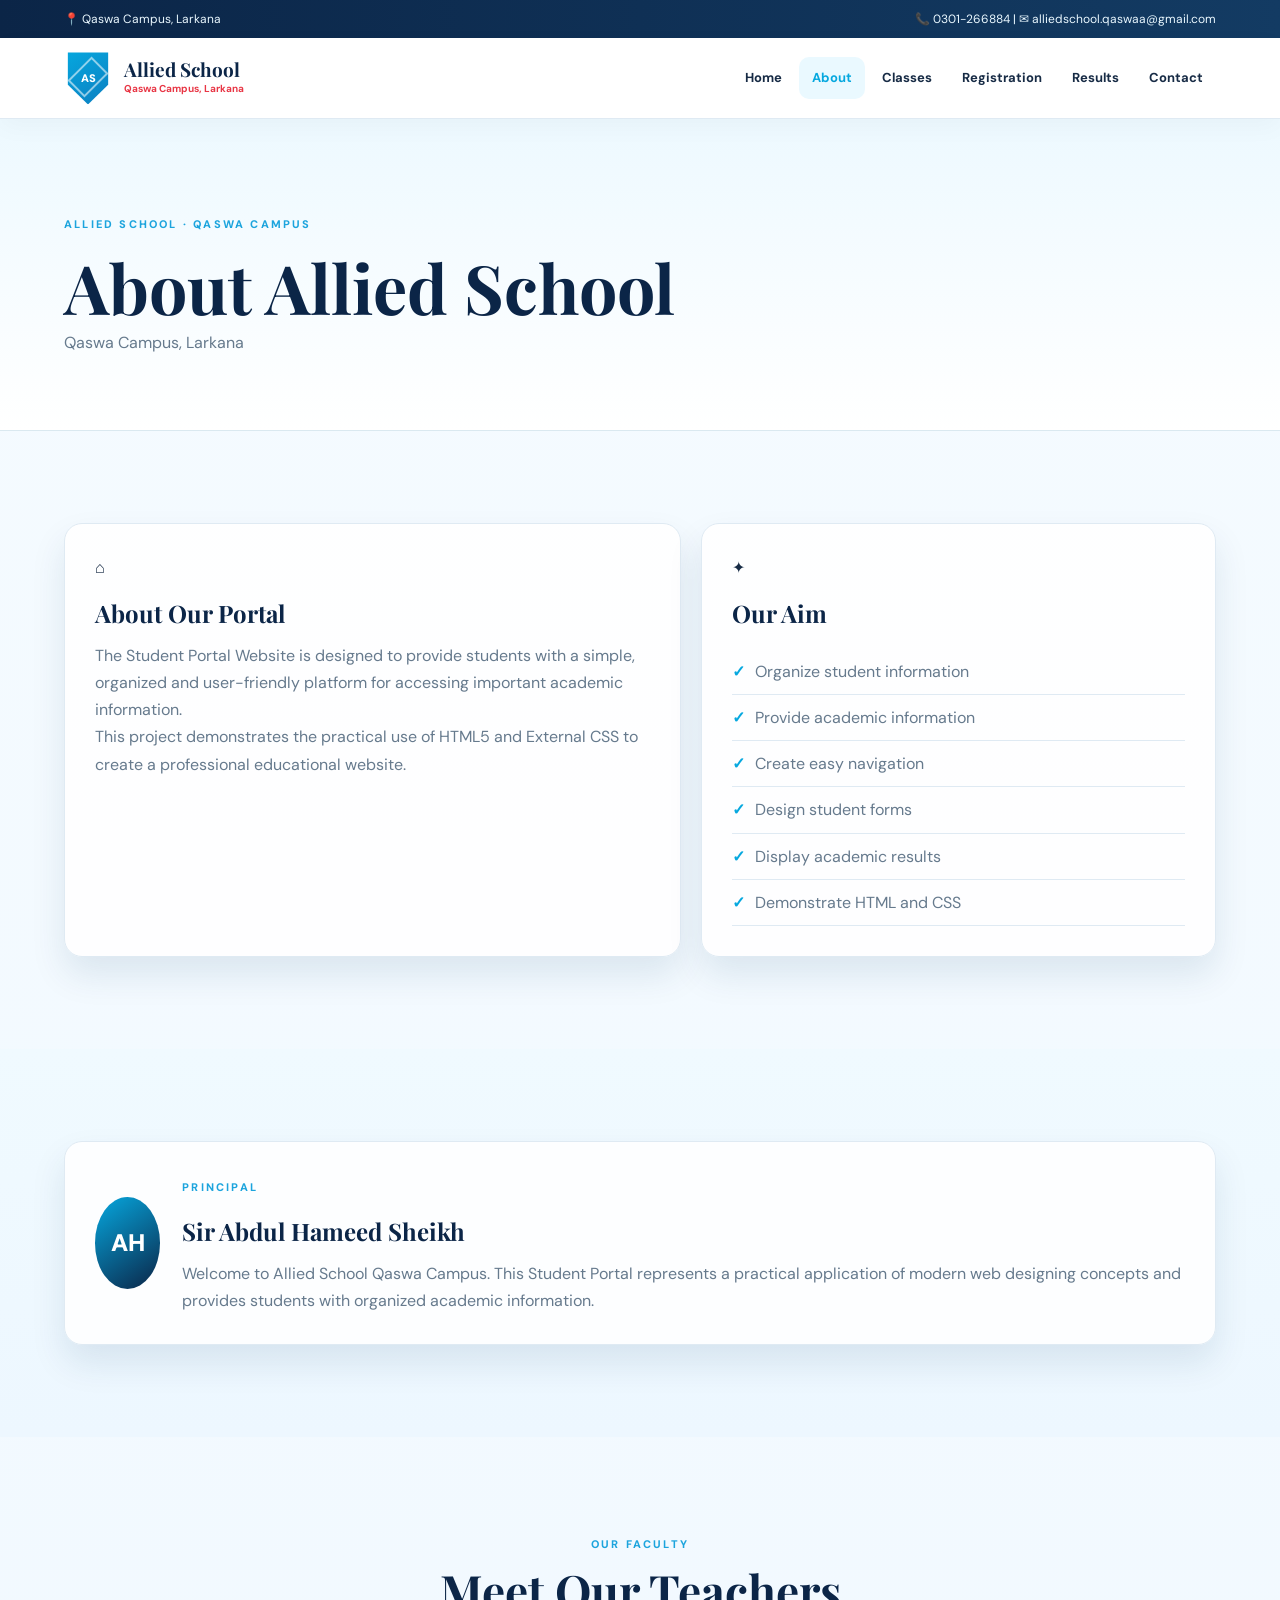
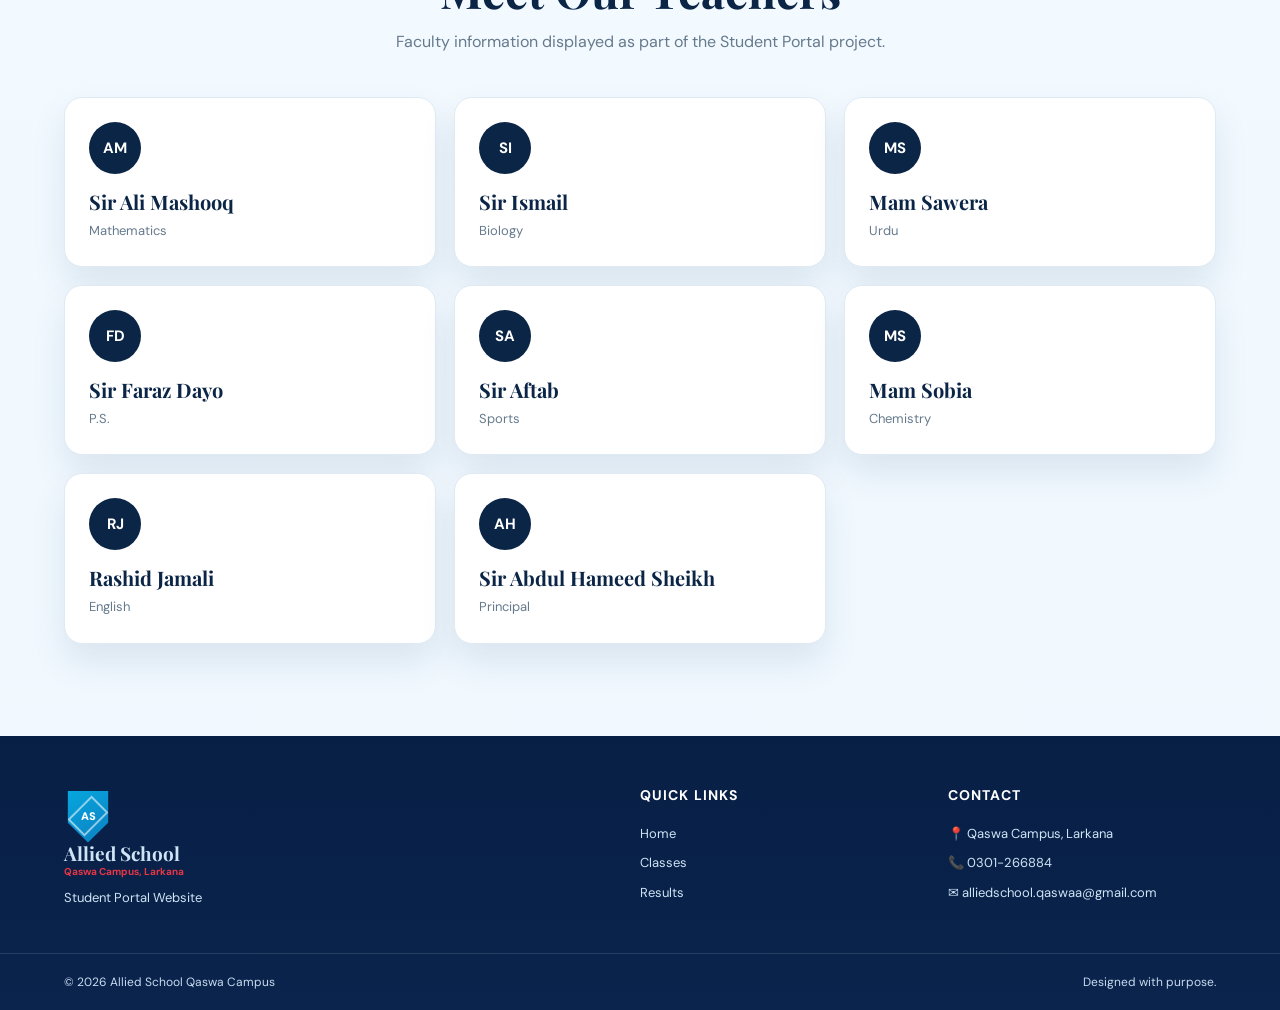
<file: about.html>
<!doctype html>
<html lang="en"><head><meta charset="UTF-8"><meta name="viewport" content="width=device-width,initial-scale=1"><title>About | Allied School Qaswa Campus</title><link rel="stylesheet" href="style.css"></head><body>
<div class="topbar"><div class="wrap topbar-inner"><span>📍 Qaswa Campus, Larkana</span><span>📞 0301-266884 | ✉ alliedschool.qaswaa@gmail.com</span></div></div>
<header class="site-header"><nav class="nav wrap"><a class="brand" href="index.html"><span class="mini-logo"><span>AS</span></span><span><b>Allied School</b><small>Qaswa Campus, Larkana</small></span></a><button class="menu" aria-label="Toggle navigation">☰</button><ul class="nav-links"><li><a href="index.html">Home</a></li><li><a class="active" href="about.html">About</a></li><li><a href="courses.html">Classes</a></li><li><a href="registration.html">Registration</a></li><li><a href="results.html">Results</a></li><li><a href="contact.html">Contact</a></li></ul></nav></header>
<main><section class="page-hero"><div class="wrap reveal"><span class="eyebrow blue">ALLIED SCHOOL · QASWA CAMPUS</span><h1>About Allied School</h1><p>Qaswa Campus, Larkana</p></div></section>
<section class="section"><div class="wrap about-grid"><article class="info-card reveal"><span class="icon">⌂</span><h2>About Our Portal</h2><p>The Student Portal Website is designed to provide students with a simple, organized and user-friendly platform for accessing important academic information.</p><p>This project demonstrates the practical use of HTML5 and External CSS to create a professional educational website.</p></article><article class="info-card reveal delay-1"><span class="icon">✦</span><h2>Our Aim</h2><ul class="check-list"><li>Organize student information</li><li>Provide academic information</li><li>Create easy navigation</li><li>Design student forms</li><li>Display academic results</li><li>Demonstrate HTML and CSS</li></ul></article></div></section>
<section class="section pale"><div class="wrap"><div class="principal-card reveal"><div class="principal-avatar">AH</div><div><span class="eyebrow blue">PRINCIPAL</span><h2>Sir Abdul Hameed Sheikh</h2><p>Welcome to Allied School Qaswa Campus. This Student Portal represents a practical application of modern web designing concepts and provides students with organized academic information.</p></div></div></div></section>
<section class="section"><div class="wrap"><div class="section-head"><span class="eyebrow blue">OUR FACULTY</span><h2>Meet Our Teachers</h2><p>Faculty information displayed as part of the Student Portal project.</p></div><div class="teacher-grid"><div class="teacher"><b>AM</b><h3>Sir Ali Mashooq</h3><p>Mathematics</p></div><div class="teacher"><b>SI</b><h3>Sir Ismail</h3><p>Biology</p></div><div class="teacher"><b>MS</b><h3>Mam Sawera</h3><p>Urdu</p></div><div class="teacher"><b>FD</b><h3>Sir Faraz Dayo</h3><p>P.S.</p></div><div class="teacher"><b>SA</b><h3>Sir Aftab</h3><p>Sports</p></div><div class="teacher"><b>MS</b><h3>Mam Sobia</h3><p>Chemistry</p></div><div class="teacher"><b>RJ</b><h3>Rashid Jamali</h3><p>English</p></div><div class="teacher"><b>AH</b><h3>Sir Abdul Hameed Sheikh</h3><p>Principal</p></div></div></div></section></main>
<footer><div class="wrap footer-grid"><div><a class="brand footer-brand" href="index.html"><span class="mini-logo"><span>AS</span></span><span><b>Allied School</b><small>Qaswa Campus, Larkana</small></span></a><p>Student Portal Website</p></div><div><h3>Quick links</h3><a href="index.html">Home</a><a href="courses.html">Classes</a><a href="results.html">Results</a></div><div><h3>Contact</h3><p>📍 Qaswa Campus, Larkana</p><p>📞 0301-266884</p><p>✉ alliedschool.qaswaa@gmail.com</p></div></div><div class="footer-bottom">© 2026 Allied School Qaswa Campus <span>Designed with purpose.</span></div></footer><script src="script.js"></script></body></html>
</file>
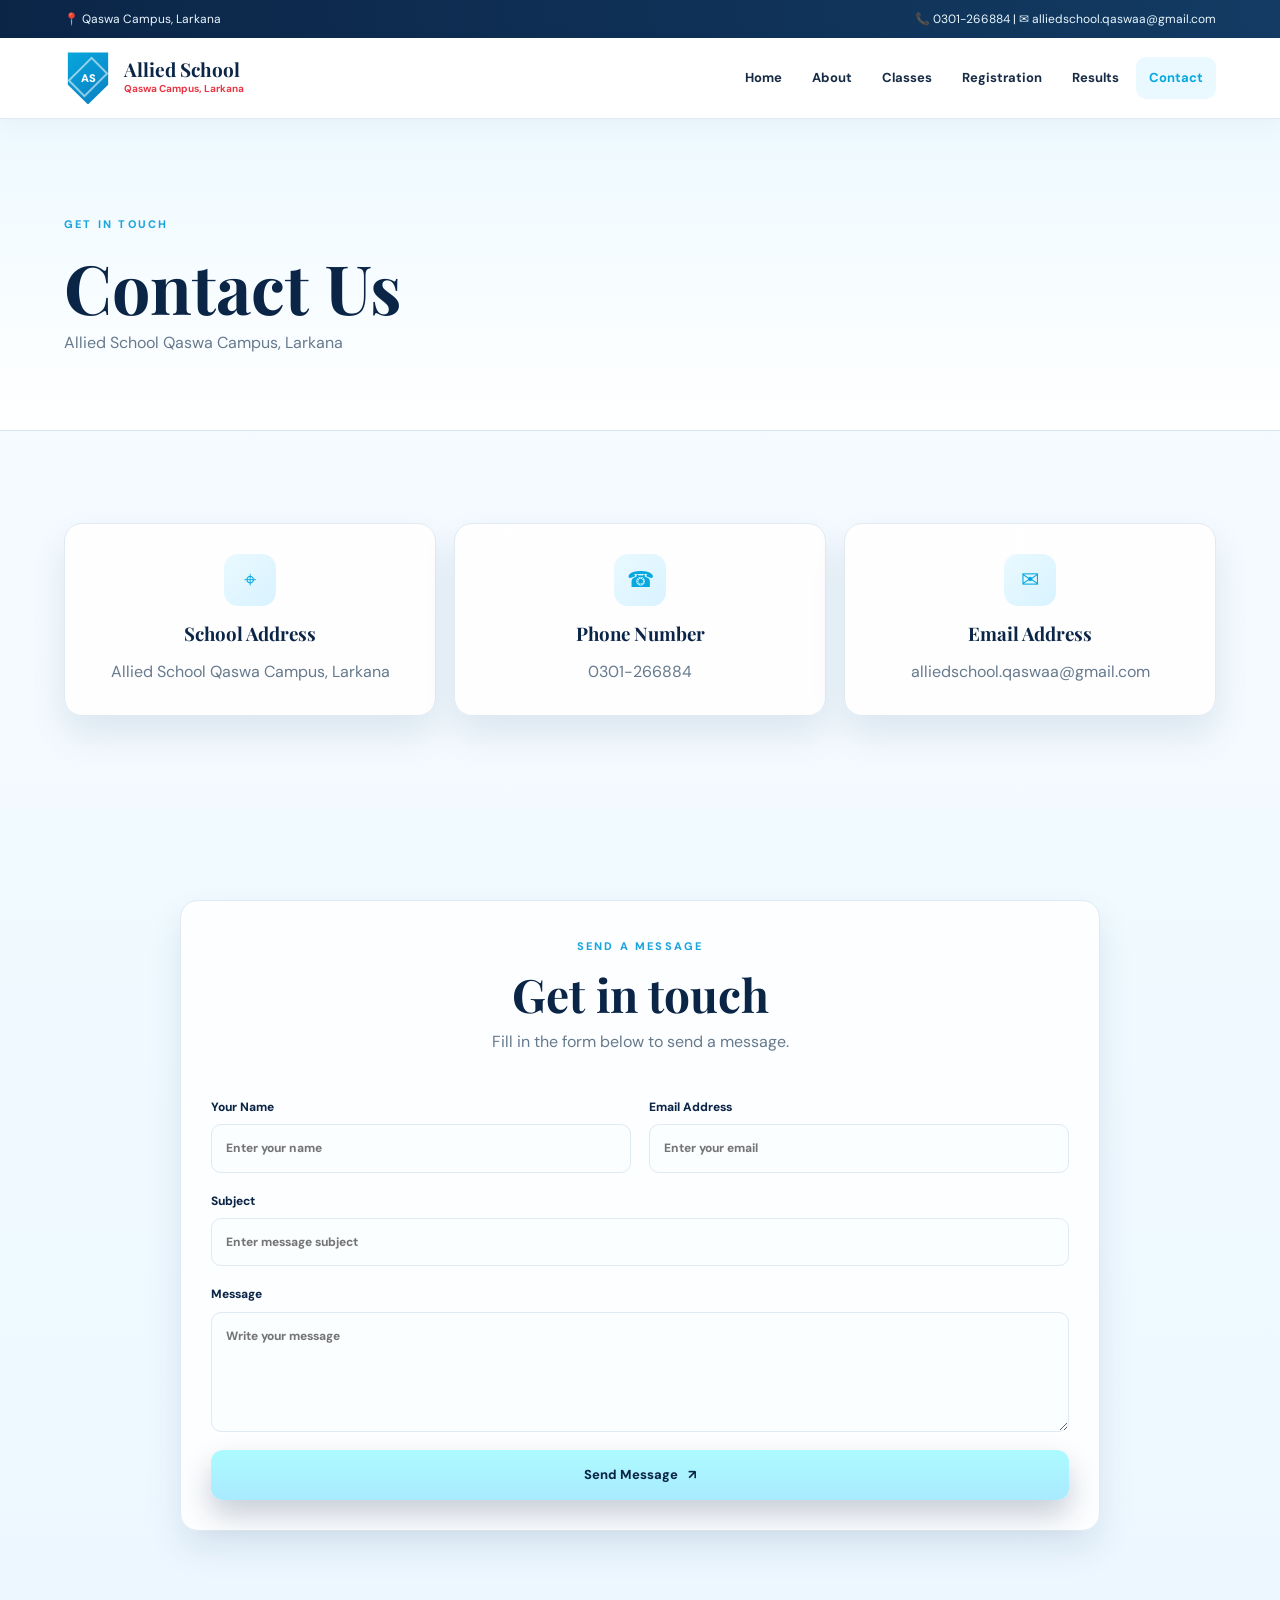
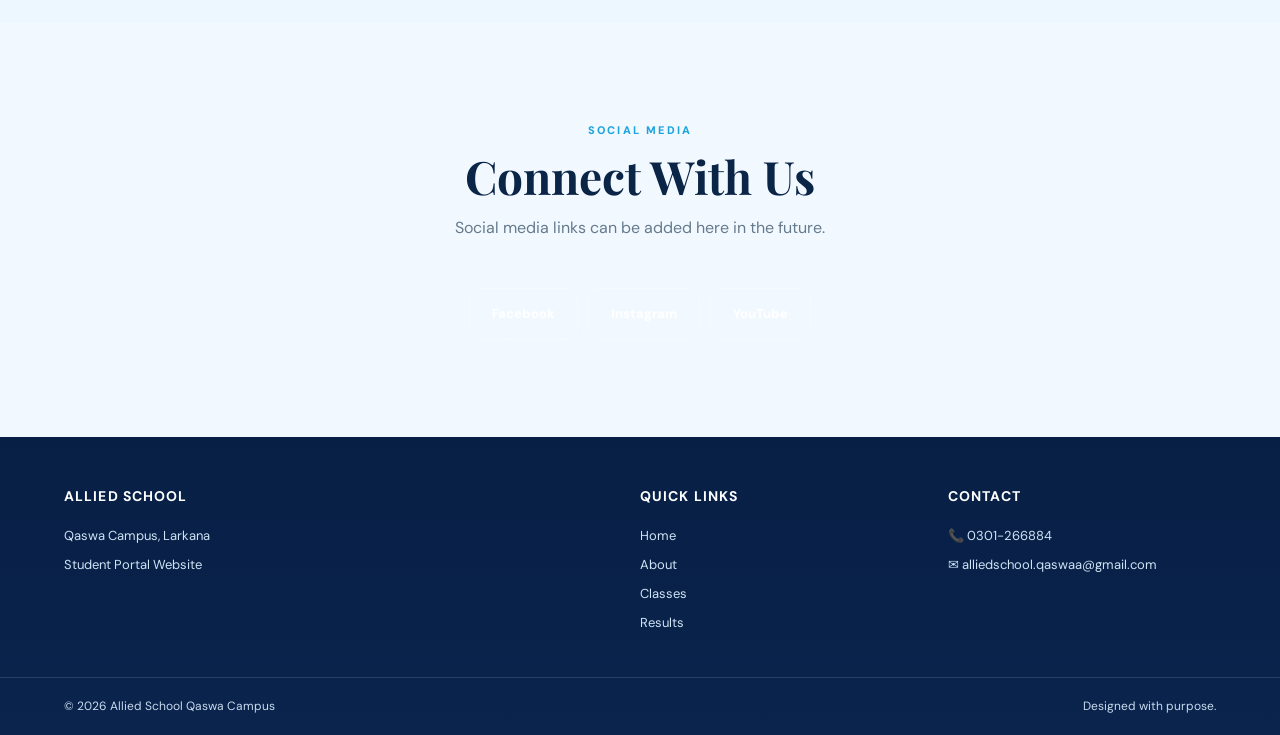
<file: contact.html>
<!doctype html>
<html lang="en"><head><meta charset="UTF-8"><meta name="viewport" content="width=device-width,initial-scale=1"><title>Contact | Allied School</title><link rel="stylesheet" href="style.css"></head><body>
<div class="topbar"><div class="wrap topbar-inner"><span>📍 Qaswa Campus, Larkana</span><span>📞 0301-266884 | ✉ alliedschool.qaswaa@gmail.com</span></div></div><header class="site-header"><nav class="nav wrap"><a class="brand" href="index.html"><span class="mini-logo"><span>AS</span></span><span><b>Allied School</b><small>Qaswa Campus, Larkana</small></span></a><button class="menu" aria-label="Toggle navigation">☰</button><ul class="nav-links"><li><a href="index.html">Home</a></li><li><a href="about.html">About</a></li><li><a href="courses.html">Classes</a></li><li><a href="registration.html">Registration</a></li><li><a href="results.html">Results</a></li><li><a class="active" href="contact.html">Contact</a></li></ul></nav></header>
<main><section class="page-hero"><div class="wrap reveal"><span class="eyebrow blue">GET IN TOUCH</span><h1>Contact Us</h1><p>Allied School Qaswa Campus, Larkana</p></div></section><section class="section"><div class="wrap contact-grid"><div class="contact-card reveal"><span class="icon">⌖</span><h3>School Address</h3><p>Allied School Qaswa Campus, Larkana</p></div><div class="contact-card reveal delay-1"><span class="icon">☎</span><h3>Phone Number</h3><p>0301-266884</p></div><div class="contact-card reveal delay-2"><span class="icon">✉</span><h3>Email Address</h3><p>alliedschool.qaswaa@gmail.com</p></div></div></section><section class="section pale"><div class="wrap"><div class="form-card reveal"><div class="section-head"><span class="eyebrow blue">SEND A MESSAGE</span><h2>Get in touch</h2><p>Fill in the form below to send a message.</p></div><form onsubmit="event.preventDefault();alert('Thank you. This demonstration form is ready for a backend connection.');"><div class="form-grid"><label>Your Name<input type="text" placeholder="Enter your name" required></label><label>Email Address<input type="email" placeholder="Enter your email" required></label><label class="full">Subject<input type="text" placeholder="Enter message subject"></label><label class="full">Message<textarea placeholder="Write your message"></textarea></label><button class="btn btn-primary full" type="submit">Send Message <span>↗</span></button></div></form></div></div></section><section class="section"><div class="wrap social"><div class="section-head"><span class="eyebrow blue">SOCIAL MEDIA</span><h2>Connect With Us</h2><p>Social media links can be added here in the future.</p></div><div><a class="btn btn-ghost dark" href="#">Facebook</a><a class="btn btn-ghost dark" href="#">Instagram</a><a class="btn btn-ghost dark" href="#">YouTube</a></div></div></section></main><footer><div class="wrap footer-grid"><div><h3>Allied School</h3><p>Qaswa Campus, Larkana</p><p>Student Portal Website</p></div><div><h3>Quick links</h3><a href="index.html">Home</a><a href="about.html">About</a><a href="courses.html">Classes</a><a href="results.html">Results</a></div><div><h3>Contact</h3><p>📞 0301-266884</p><p>✉ alliedschool.qaswaa@gmail.com</p></div></div><div class="footer-bottom">© 2026 Allied School Qaswa Campus <span>Designed with purpose.</span></div></footer><script src="script.js"></script></body></html>
</file>
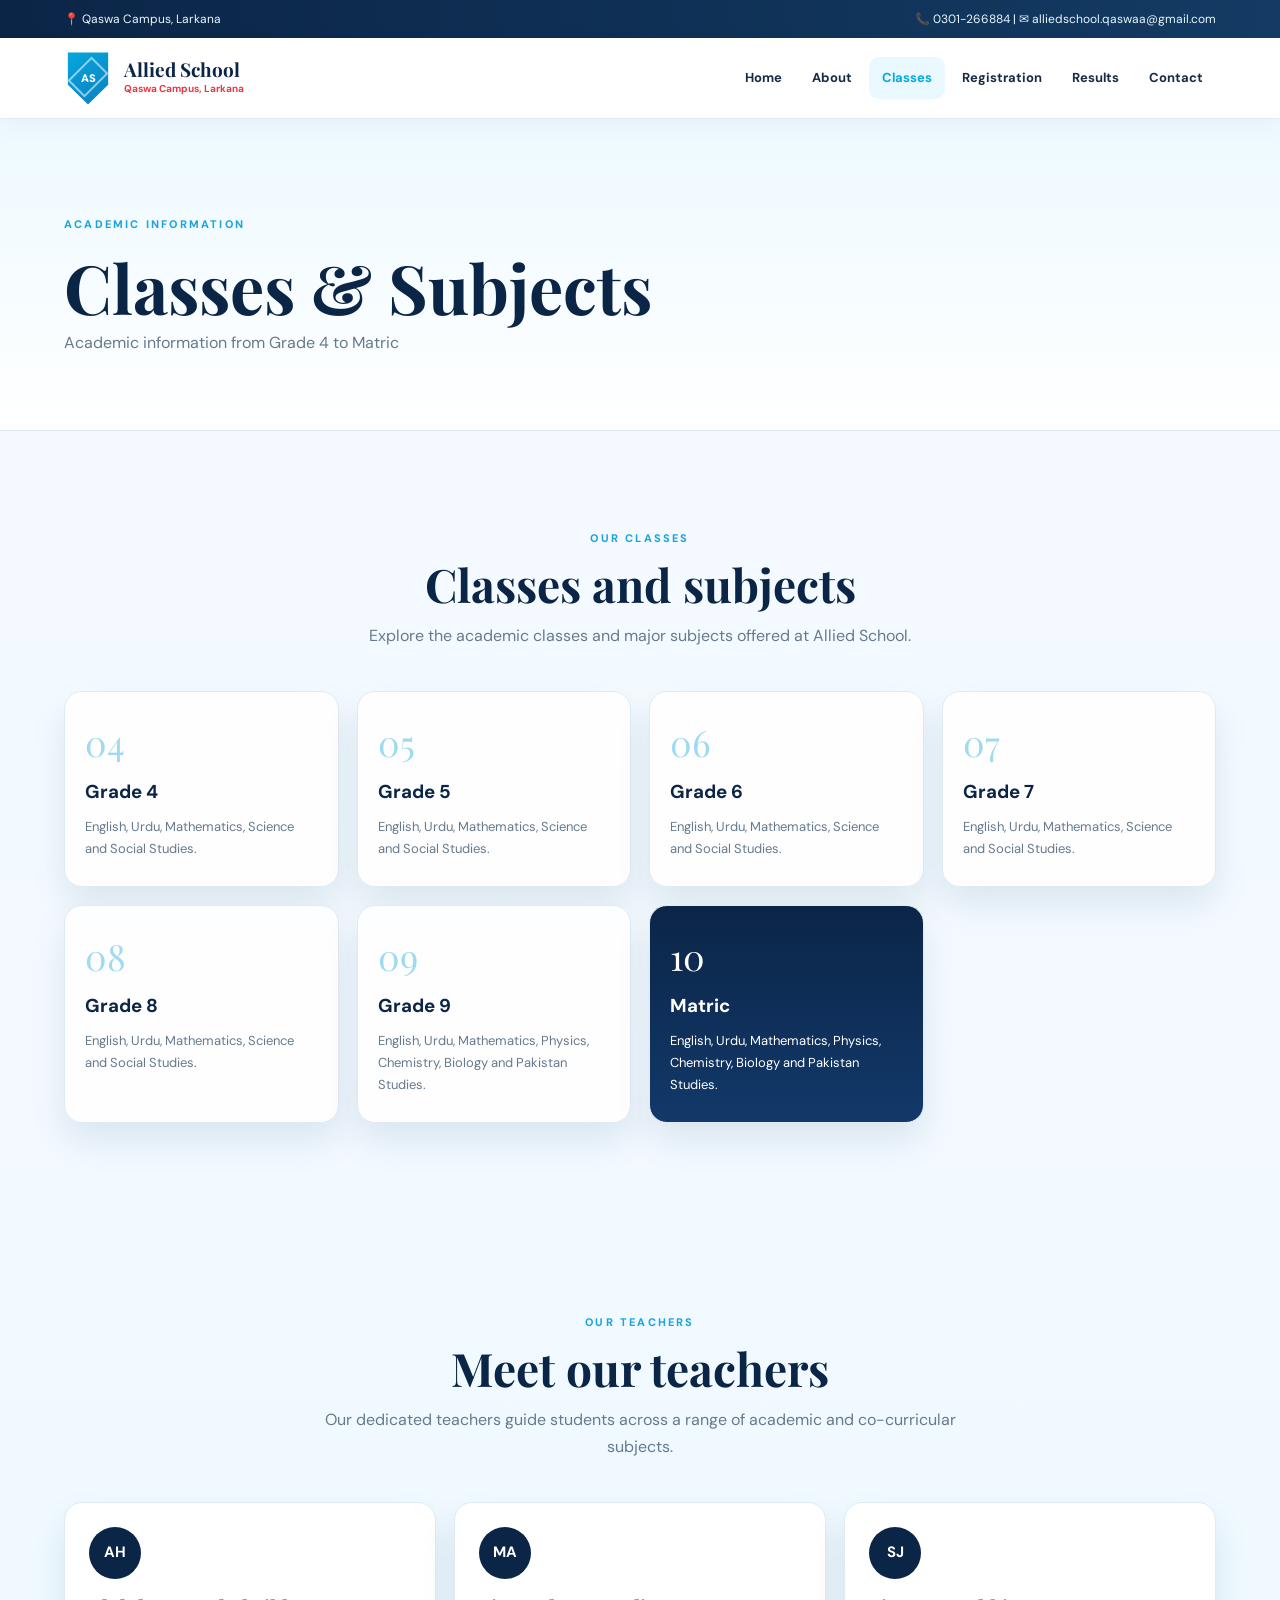
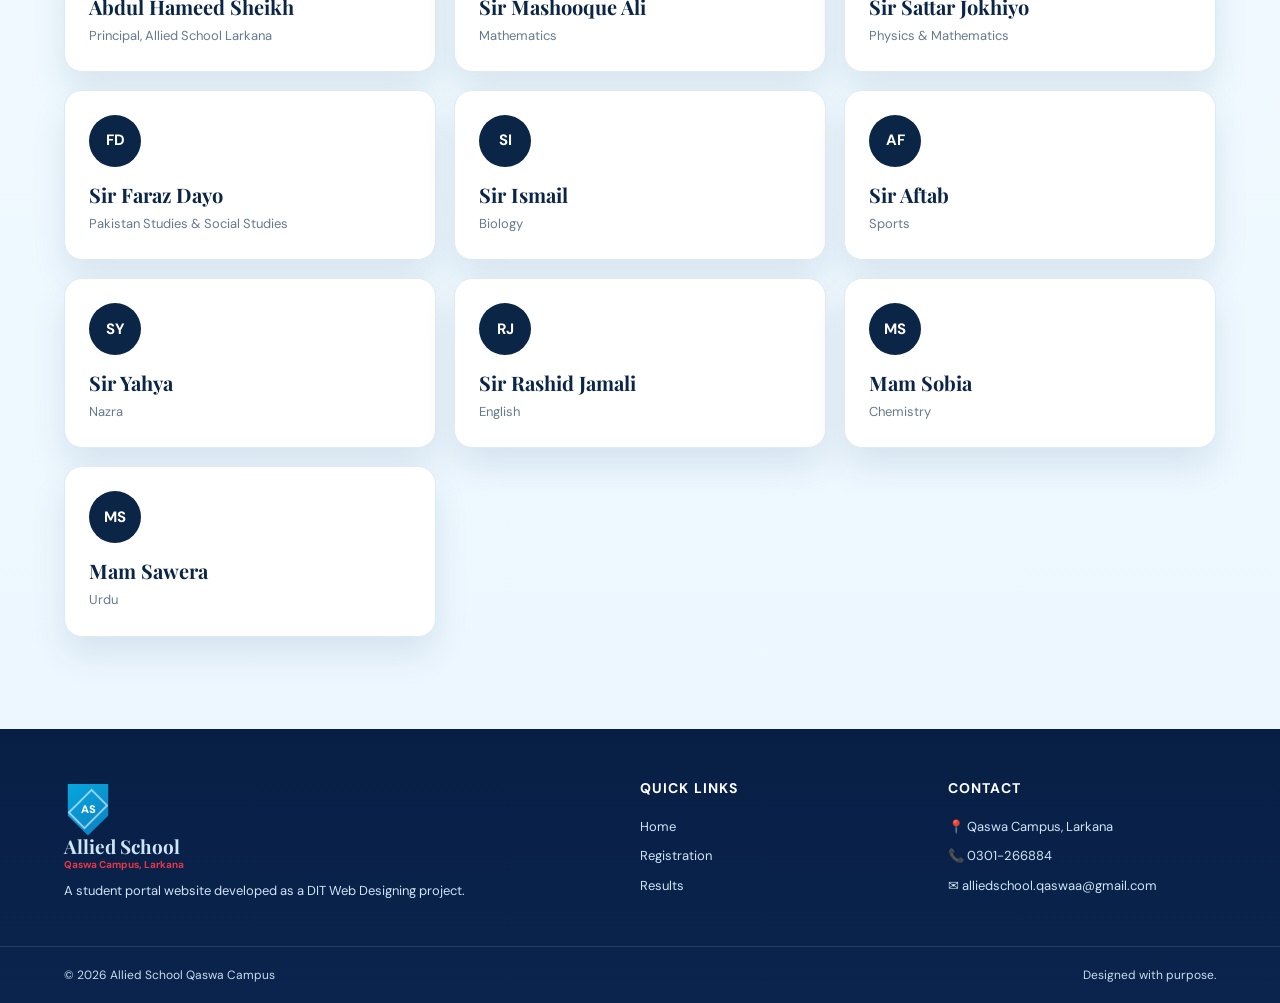
<file: courses.html>
<!doctype html>
<html lang="en"><head><meta charset="UTF-8"><meta name="viewport" content="width=device-width,initial-scale=1"><title>Classes & Subjects | Allied School</title><link rel="stylesheet" href="style.css?v=4"></head><body>
<div class="topbar"><div class="wrap topbar-inner"><span>📍 Qaswa Campus, Larkana</span><span>📞 0301-266884 | ✉ alliedschool.qaswaa@gmail.com</span></div></div>
<header class="site-header"><nav class="nav wrap"><a class="brand" href="index.html"><span class="mini-logo"><span>AS</span></span><span><b>Allied School</b><small>Qaswa Campus, Larkana</small></span></a><button class="menu" aria-label="Toggle navigation">☰</button><ul class="nav-links"><li><a href="index.html">Home</a></li><li><a href="about.html">About</a></li><li><a class="active" href="courses.html">Classes</a></li><li><a href="registration.html">Registration</a></li><li><a href="results.html">Results</a></li><li><a href="contact.html">Contact</a></li></ul></nav></header>
<main><section class="page-hero"><div class="wrap reveal"><span class="eyebrow blue">ACADEMIC INFORMATION</span><h1>Classes &amp; Subjects</h1><p>Academic information from Grade 4 to Matric</p></div></section>
<section class="section"><div class="wrap"><div class="section-head reveal"><span class="eyebrow blue">OUR CLASSES</span><h2>Classes and subjects</h2><p>Explore the academic classes and major subjects offered at Allied School.</p></div><div class="class-grid"><div class="class-card reveal"><b>04</b><h3>Grade 4</h3><p>English, Urdu, Mathematics, Science and Social Studies.</p></div><div class="class-card reveal delay-1"><b>05</b><h3>Grade 5</h3><p>English, Urdu, Mathematics, Science and Social Studies.</p></div><div class="class-card reveal delay-2"><b>06</b><h3>Grade 6</h3><p>English, Urdu, Mathematics, Science and Social Studies.</p></div><div class="class-card reveal"><b>07</b><h3>Grade 7</h3><p>English, Urdu, Mathematics, Science and Social Studies.</p></div><div class="class-card reveal delay-1"><b>08</b><h3>Grade 8</h3><p>English, Urdu, Mathematics, Science and Social Studies.</p></div><div class="class-card reveal delay-2"><b>09</b><h3>Grade 9</h3><p>English, Urdu, Mathematics, Physics, Chemistry, Biology and Pakistan Studies.</p></div><div class="class-card special reveal"><b>10</b><h3>Matric</h3><p>English, Urdu, Mathematics, Physics, Chemistry, Biology and Pakistan Studies.</p></div></div></div></section>
<section class="section pale"><div class="wrap"><div class="section-head reveal"><span class="eyebrow blue">OUR TEACHERS</span><h2>Meet our teachers</h2><p>Our dedicated teachers guide students across a range of academic and co-curricular subjects.</p></div><div class="teacher-grid"><div class="teacher reveal"><b>AH</b><h3>Abdul Hameed Sheikh</h3><p>Principal, Allied School Larkana</p></div><div class="teacher reveal delay-1"><b>MA</b><h3>Sir Mashooque Ali</h3><p>Mathematics</p></div><div class="teacher reveal delay-2"><b>SJ</b><h3>Sir Sattar Jokhiyo</h3><p>Physics &amp; Mathematics</p></div><div class="teacher reveal"><b>FD</b><h3>Sir Faraz Dayo</h3><p>Pakistan Studies &amp; Social Studies</p></div><div class="teacher reveal delay-1"><b>SI</b><h3>Sir Ismail</h3><p>Biology</p></div><div class="teacher reveal delay-2"><b>AF</b><h3>Sir Aftab</h3><p>Sports</p></div><div class="teacher reveal"><b>SY</b><h3>Sir Yahya</h3><p>Nazra</p></div><div class="teacher reveal delay-1"><b>RJ</b><h3>Sir Rashid Jamali</h3><p>English</p></div><div class="teacher reveal delay-2"><b>MS</b><h3>Mam Sobia</h3><p>Chemistry</p></div><div class="teacher reveal"><b>MS</b><h3>Mam Sawera</h3><p>Urdu</p></div></div></div></section></main>
<footer><div class="wrap footer-grid"><div><a class="brand footer-brand" href="index.html"><span class="mini-logo"><span>AS</span></span><span><b>Allied School</b><small>Qaswa Campus, Larkana</small></span></a><p>A student portal website developed as a DIT Web Designing project.</p></div><div><h3>Quick links</h3><a href="index.html">Home</a><a href="registration.html">Registration</a><a href="results.html">Results</a></div><div><h3>Contact</h3><p>📍 Qaswa Campus, Larkana</p><p>📞 0301-266884</p><p>✉ alliedschool.qaswaa@gmail.com</p></div></div><div class="footer-bottom">© 2026 Allied School Qaswa Campus <span>Designed with purpose.</span></div></footer><script src="script.js?v=4"></script></body></html>
</file>
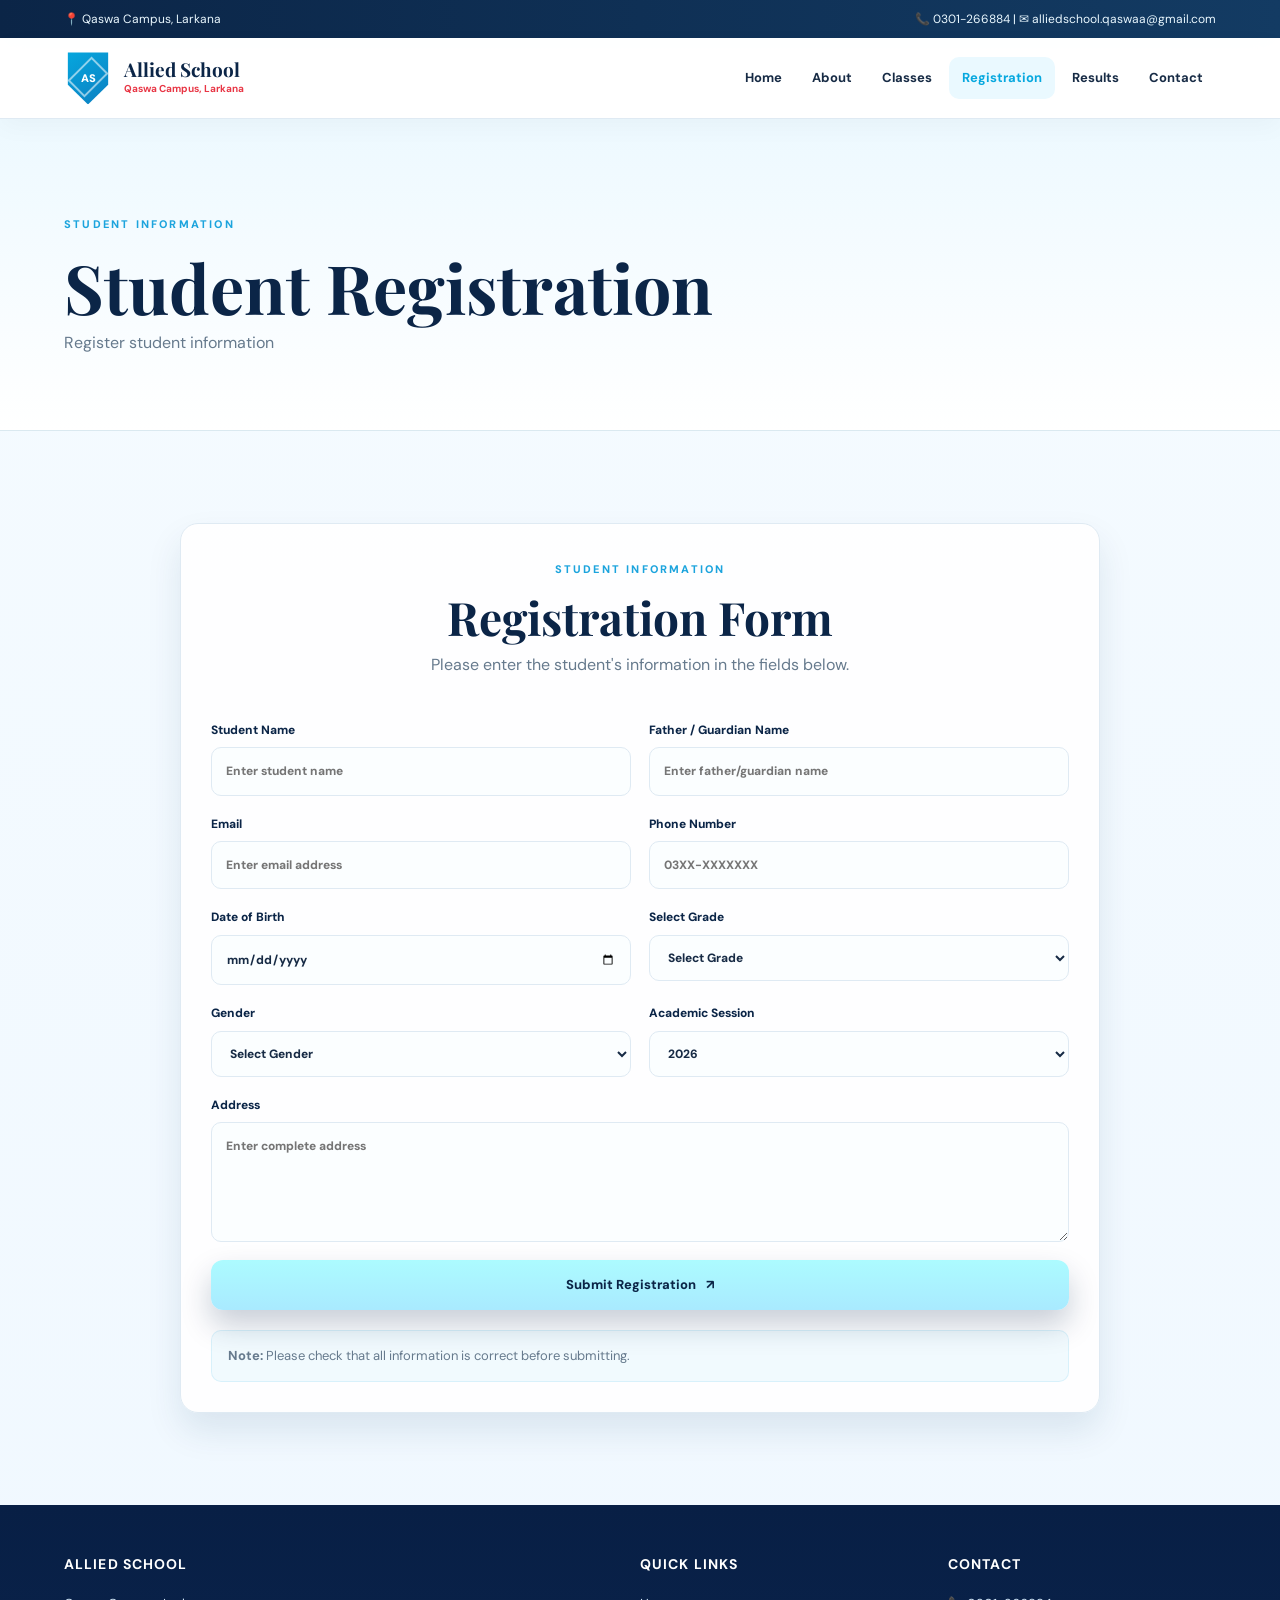
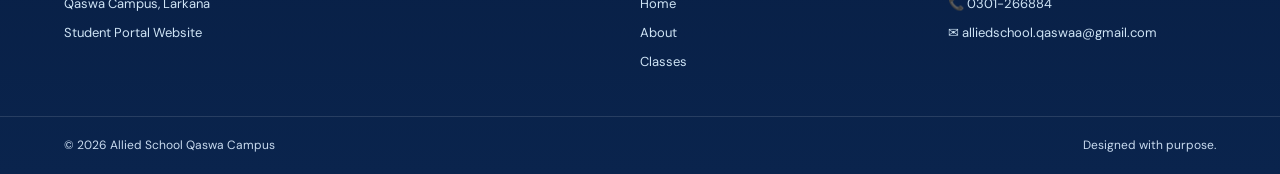
<file: registration.html>
<!doctype html>
<html lang="en"><head><meta charset="UTF-8"><meta name="viewport" content="width=device-width,initial-scale=1"><title>Registration | Allied School</title><link rel="stylesheet" href="style.css"></head><body>
<div class="topbar"><div class="wrap topbar-inner"><span>📍 Qaswa Campus, Larkana</span><span>📞 0301-266884 | ✉ alliedschool.qaswaa@gmail.com</span></div></div><header class="site-header"><nav class="nav wrap"><a class="brand" href="index.html"><span class="mini-logo"><span>AS</span></span><span><b>Allied School</b><small>Qaswa Campus, Larkana</small></span></a><button class="menu" aria-label="Toggle navigation">☰</button><ul class="nav-links"><li><a href="index.html">Home</a></li><li><a href="about.html">About</a></li><li><a href="courses.html">Classes</a></li><li><a class="active" href="registration.html">Registration</a></li><li><a href="results.html">Results</a></li><li><a href="contact.html">Contact</a></li></ul></nav></header>
<main><section class="page-hero"><div class="wrap reveal"><span class="eyebrow blue">STUDENT INFORMATION</span><h1>Student Registration</h1><p>Register student information</p></div></section><section class="section"><div class="wrap"><div class="form-card reveal"><div class="section-head"><span class="eyebrow blue">STUDENT INFORMATION</span><h2>Registration Form</h2><p>Please enter the student's information in the fields below.</p></div><form action="https://formsubmit.co/drayanazan@gmail.com" method="POST"><input type="hidden" name="_subject" value="New Allied School student registration"><input type="hidden" name="_captcha" value="false"><input type="hidden" name="_template" value="table"><input type="hidden" name="_next" value="https://pikapi-max.github.io/ayanshaikh_allied_school_qaswaPortal/registration.html"><div class="form-grid"><label>Student Name<input name="student_name" type="text" placeholder="Enter student name" required></label><label>Father / Guardian Name<input name="guardian_name" type="text" placeholder="Enter father/guardian name" required></label><label>Email<input name="email" type="email" placeholder="Enter email address"></label><label>Phone Number<input name="phone" type="tel" placeholder="03XX-XXXXXXX"></label><label>Date of Birth<input name="date_of_birth" type="date"></label><label>Select Grade<select name="grade"><option>Select Grade</option><option>Grade 4</option><option>Grade 5</option><option>Grade 6</option><option>Grade 7</option><option>Grade 8</option><option>Grade 9</option><option>Matric</option></select></label><label>Gender<select name="gender"><option>Select Gender</option><option>Male</option><option>Female</option></select></label><label>Academic Session<select name="session"><option>2026</option><option>2027</option></select></label><label class="full">Address<textarea name="address" placeholder="Enter complete address"></textarea></label><button class="btn btn-primary full" type="submit">Submit Registration <span>↗</span></button></div></form><p class="form-note"><b>Note:</b> Please check that all information is correct before submitting.</p></div></div></section></main><footer><div class="wrap footer-grid"><div><h3>Allied School</h3><p>Qaswa Campus, Larkana</p><p>Student Portal Website</p></div><div><h3>Quick links</h3><a href="index.html">Home</a><a href="about.html">About</a><a href="courses.html">Classes</a></div><div><h3>Contact</h3><p>📞 0301-266884</p><p>✉ alliedschool.qaswaa@gmail.com</p></div></div><div class="footer-bottom">© 2026 Allied School Qaswa Campus <span>Designed with purpose.</span></div></footer><script src="script.js"></script></body></html>
</file>
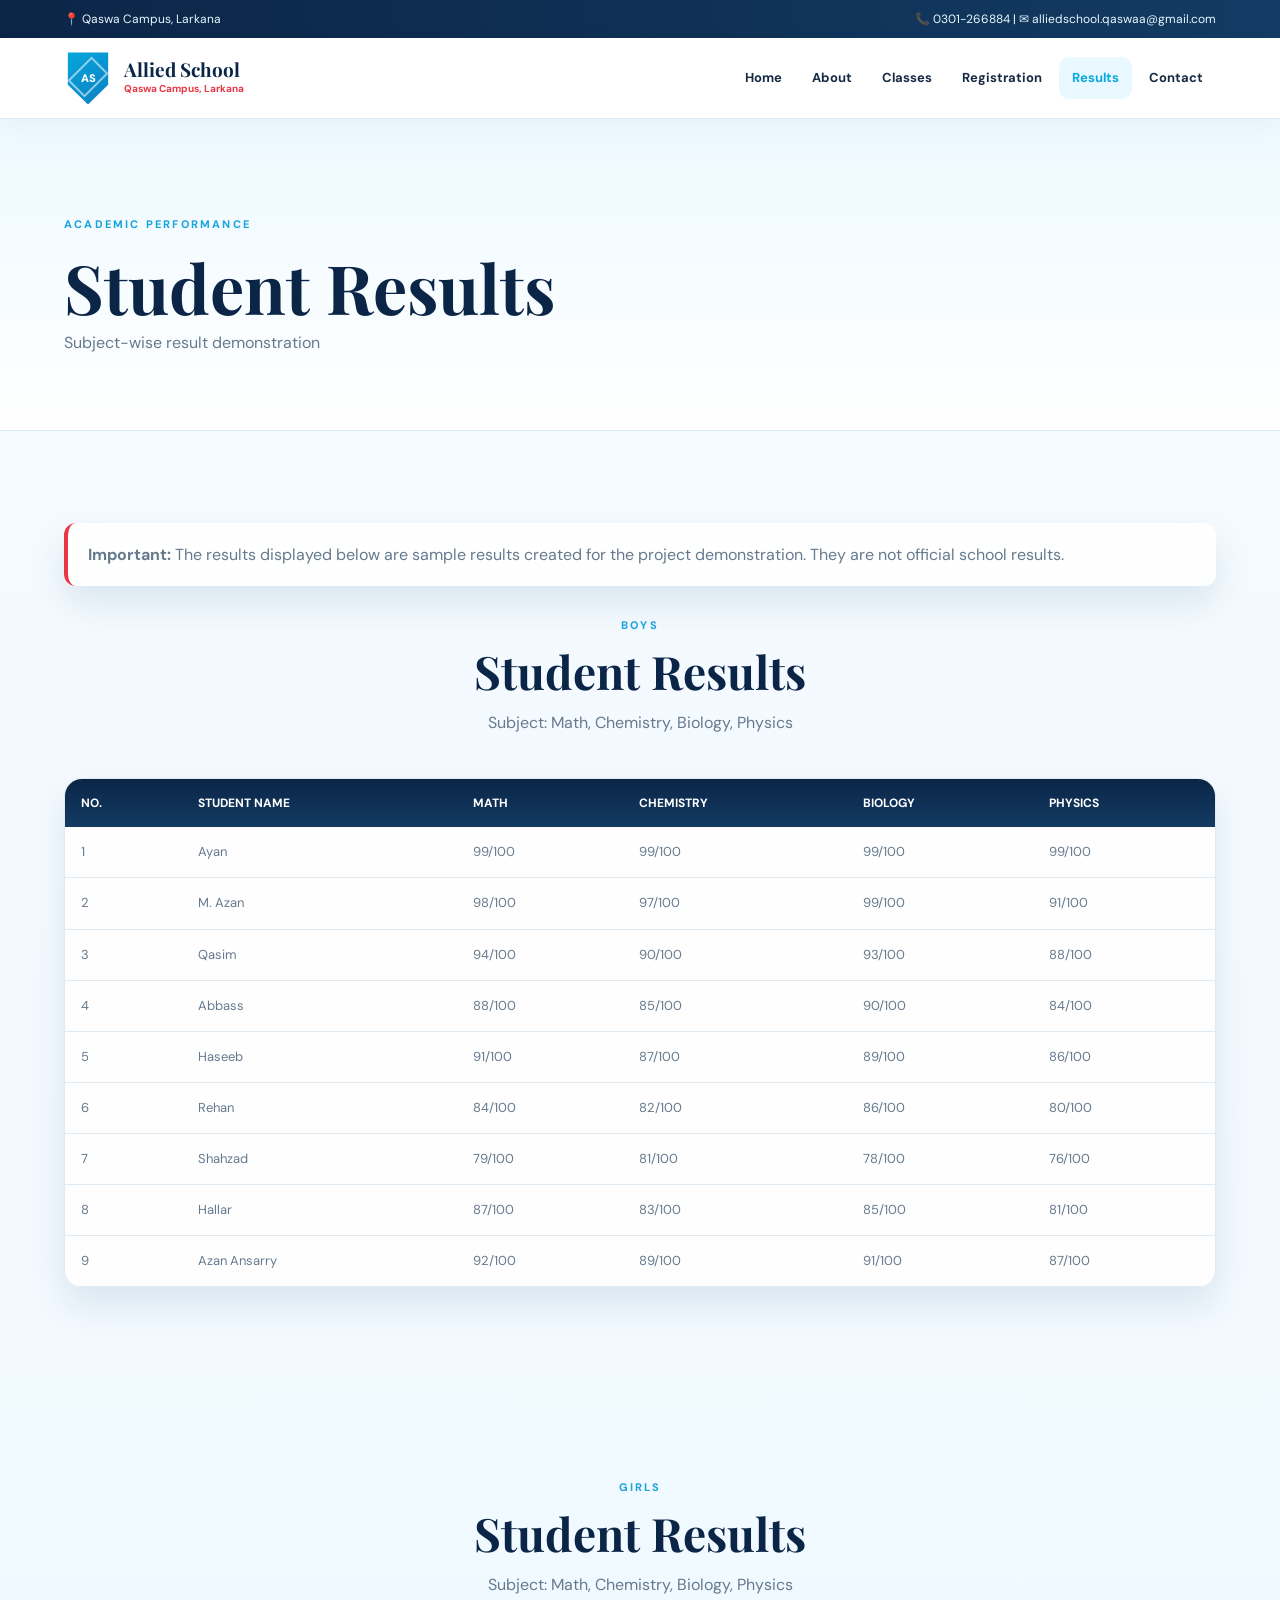
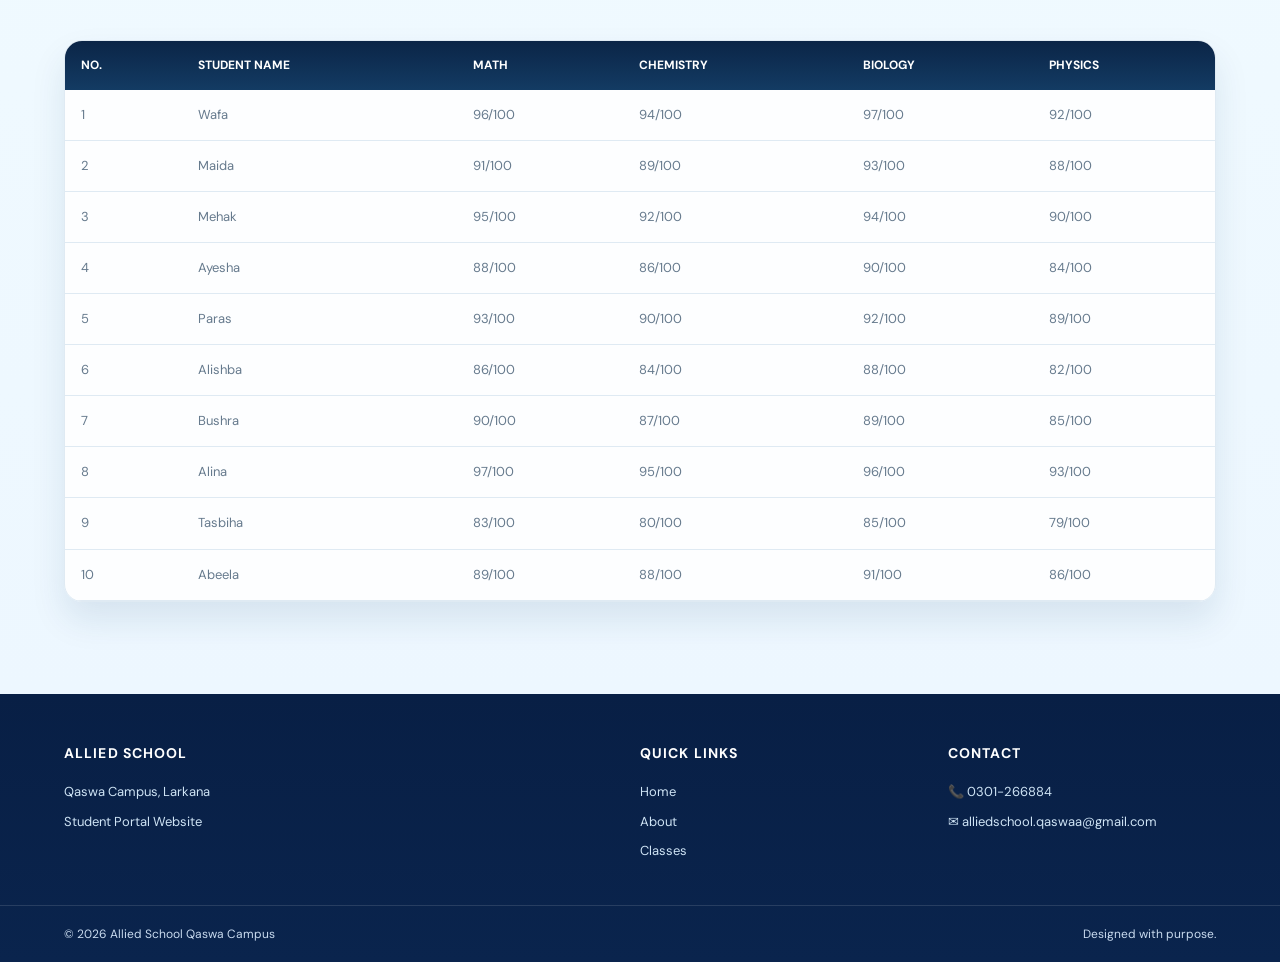
<file: results.html>
<!doctype html>
<html lang="en">
<head>
  <meta charset="UTF-8"><meta name="viewport" content="width=device-width,initial-scale=1">
  <title>Student Results | Allied School</title>
  <link rel="stylesheet" href="style.css">
</head>
<body>
  <div class="progress"></div><div id="stars" aria-hidden="true"></div>
  <div class="topbar"><div class="wrap topbar-inner"><span>📍 Qaswa Campus, Larkana</span><span>📞 0301-266884 | ✉ alliedschool.qaswaa@gmail.com</span></div></div>
  <header class="site-header"><nav class="nav wrap">
    <a class="brand" href="index.html"><span class="mini-logo"><span>AS</span></span><span><b>Allied School</b><small>Qaswa Campus, Larkana</small></span></a>
    <button class="menu" aria-label="Toggle navigation">☰</button>
    <ul class="nav-links"><li><a href="index.html">Home</a></li><li><a href="about.html">About</a></li><li><a href="courses.html">Classes</a></li><li><a href="registration.html">Registration</a></li><li><a class="active" href="results.html">Results</a></li><li><a href="contact.html">Contact</a></li></ul>
  </nav></header>

  <main>
    <section class="page-hero"><div class="wrap reveal"><span class="eyebrow blue">ACADEMIC PERFORMANCE</span><h1>Student Results</h1><p>Subject-wise result demonstration</p></div></section>
    <section class="section"><div class="wrap">
      <div class="result-note"><b>Important:</b> The results displayed below are sample results created for the project demonstration. They are not official school results.</div>

      <div class="section-head"><span class="eyebrow blue">BOYS</span><h2>Student Results</h2><p>Subject: Math, Chemistry, Biology, Physics</p></div>
      <div class="table-wrap"><table><thead><tr><th>No.</th><th>Student Name</th><th>Math</th><th>Chemistry</th><th>Biology</th><th>Physics</th></tr></thead><tbody>
        <tr><td>1</td><td>Ayan</td><td>99/100</td><td>99/100</td><td>99/100</td><td>99/100</td></tr>
        <tr><td>2</td><td>M. Azan</td><td>98/100</td><td>97/100</td><td>99/100</td><td>91/100</td></tr>
        <tr><td>3</td><td>Qasim</td><td>94/100</td><td>90/100</td><td>93/100</td><td>88/100</td></tr>
        <tr><td>4</td><td>Abbass</td><td>88/100</td><td>85/100</td><td>90/100</td><td>84/100</td></tr>
        <tr><td>5</td><td>Haseeb</td><td>91/100</td><td>87/100</td><td>89/100</td><td>86/100</td></tr>
        <tr><td>6</td><td>Rehan</td><td>84/100</td><td>82/100</td><td>86/100</td><td>80/100</td></tr>
        <tr><td>7</td><td>Shahzad</td><td>79/100</td><td>81/100</td><td>78/100</td><td>76/100</td></tr>
        <tr><td>8</td><td>Hallar</td><td>87/100</td><td>83/100</td><td>85/100</td><td>81/100</td></tr>
        <tr><td>9</td><td>Azan Ansarry</td><td>92/100</td><td>89/100</td><td>91/100</td><td>87/100</td></tr>
      </tbody></table></div>
    </div></section>

    <section class="section pale"><div class="wrap">
      <div class="section-head"><span class="eyebrow blue">GIRLS</span><h2>Student Results</h2><p>Subject: Math, Chemistry, Biology, Physics</p></div>
      <div class="table-wrap"><table><thead><tr><th>No.</th><th>Student Name</th><th>Math</th><th>Chemistry</th><th>Biology</th><th>Physics</th></tr></thead><tbody>
        <tr><td>1</td><td>Wafa</td><td>96/100</td><td>94/100</td><td>97/100</td><td>92/100</td></tr>
        <tr><td>2</td><td>Maida</td><td>91/100</td><td>89/100</td><td>93/100</td><td>88/100</td></tr>
        <tr><td>3</td><td>Mehak</td><td>95/100</td><td>92/100</td><td>94/100</td><td>90/100</td></tr>
        <tr><td>4</td><td>Ayesha</td><td>88/100</td><td>86/100</td><td>90/100</td><td>84/100</td></tr>
        <tr><td>5</td><td>Paras</td><td>93/100</td><td>90/100</td><td>92/100</td><td>89/100</td></tr>
        <tr><td>6</td><td>Alishba</td><td>86/100</td><td>84/100</td><td>88/100</td><td>82/100</td></tr>
        <tr><td>7</td><td>Bushra</td><td>90/100</td><td>87/100</td><td>89/100</td><td>85/100</td></tr>
        <tr><td>8</td><td>Alina</td><td>97/100</td><td>95/100</td><td>96/100</td><td>93/100</td></tr>
        <tr><td>9</td><td>Tasbiha</td><td>83/100</td><td>80/100</td><td>85/100</td><td>79/100</td></tr>
        <tr><td>10</td><td>Abeela</td><td>89/100</td><td>88/100</td><td>91/100</td><td>86/100</td></tr>
      </tbody></table></div>
    </div></section>
  </main>

  <footer><div class="wrap footer-grid"><div><h3>Allied School</h3><p>Qaswa Campus, Larkana</p><p>Student Portal Website</p></div><div><h3>Quick links</h3><a href="index.html">Home</a><a href="about.html">About</a><a href="courses.html">Classes</a></div><div><h3>Contact</h3><p>📞 0301-266884</p><p>✉ alliedschool.qaswaa@gmail.com</p></div></div><div class="footer-bottom">© 2026 Allied School Qaswa Campus <span>Designed with purpose.</span></div></footer>
  <script src="script.js"></script>
</body>
</html>
</file>
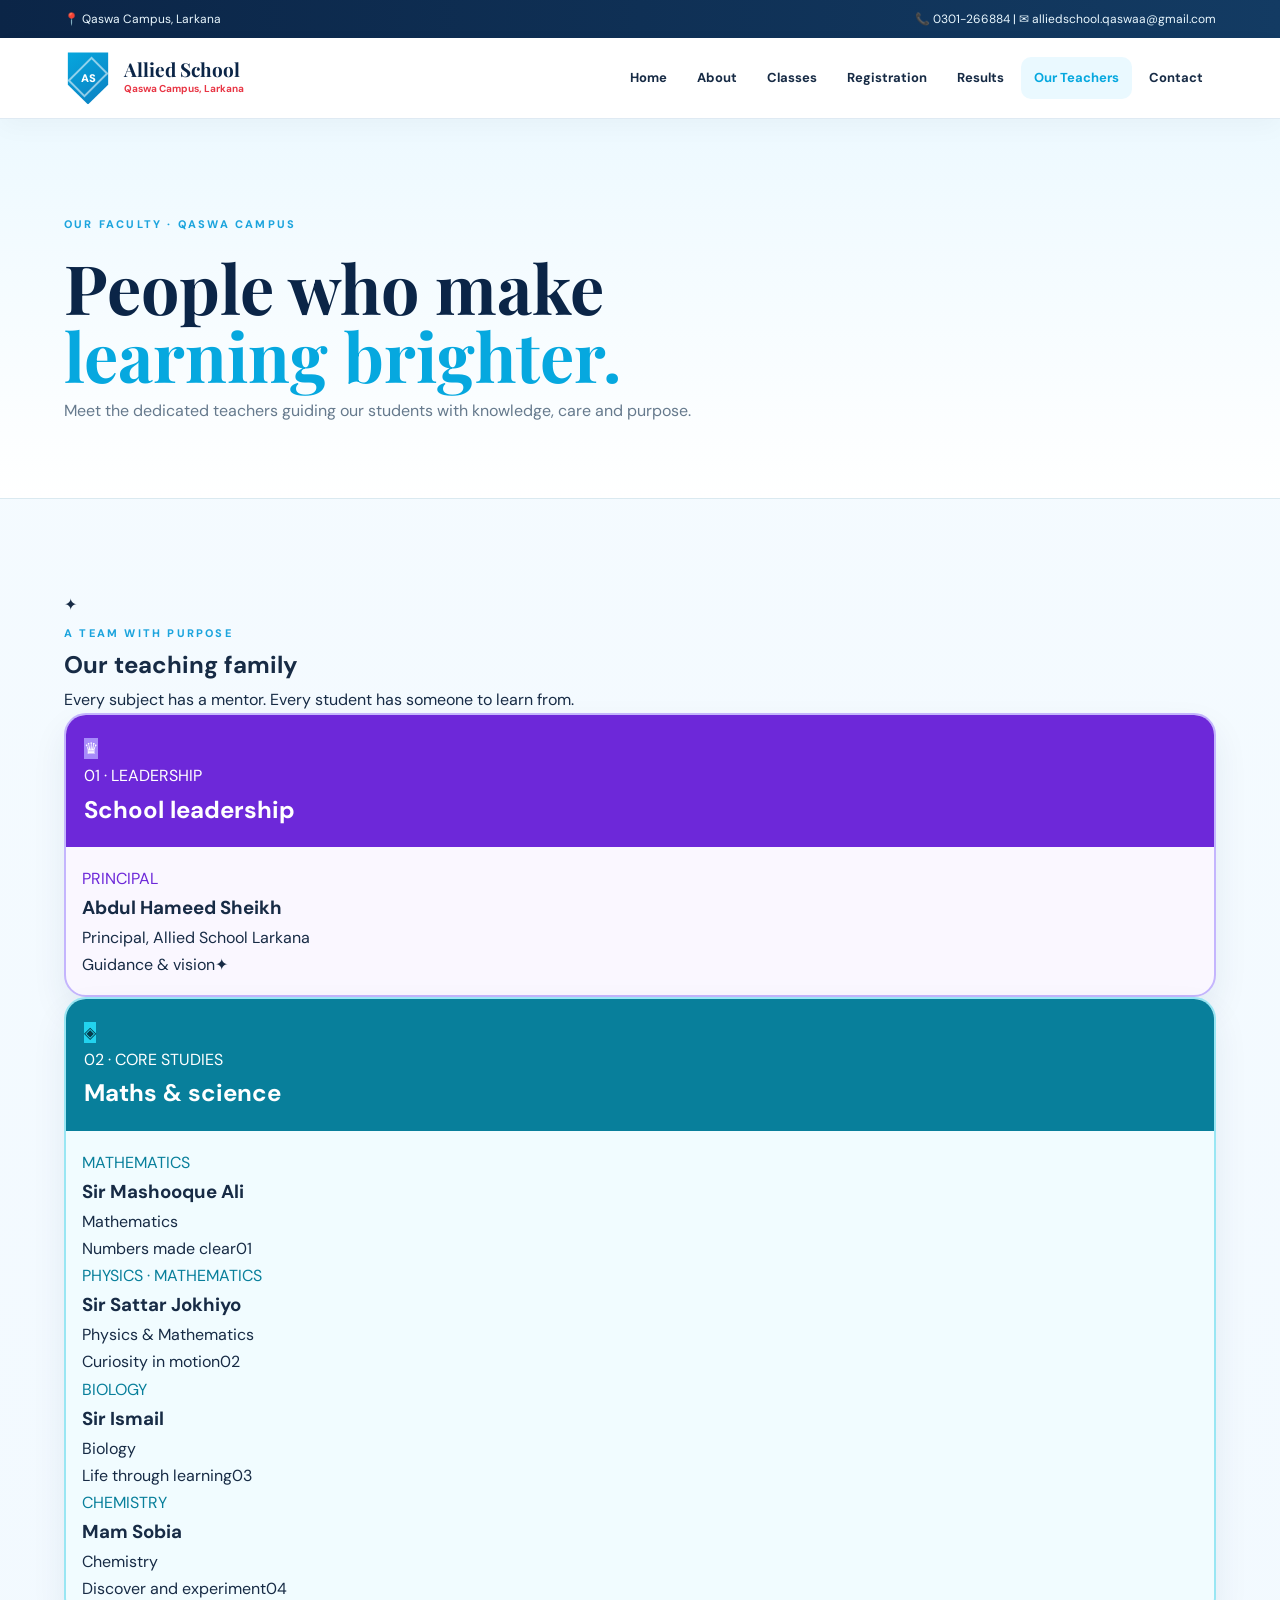
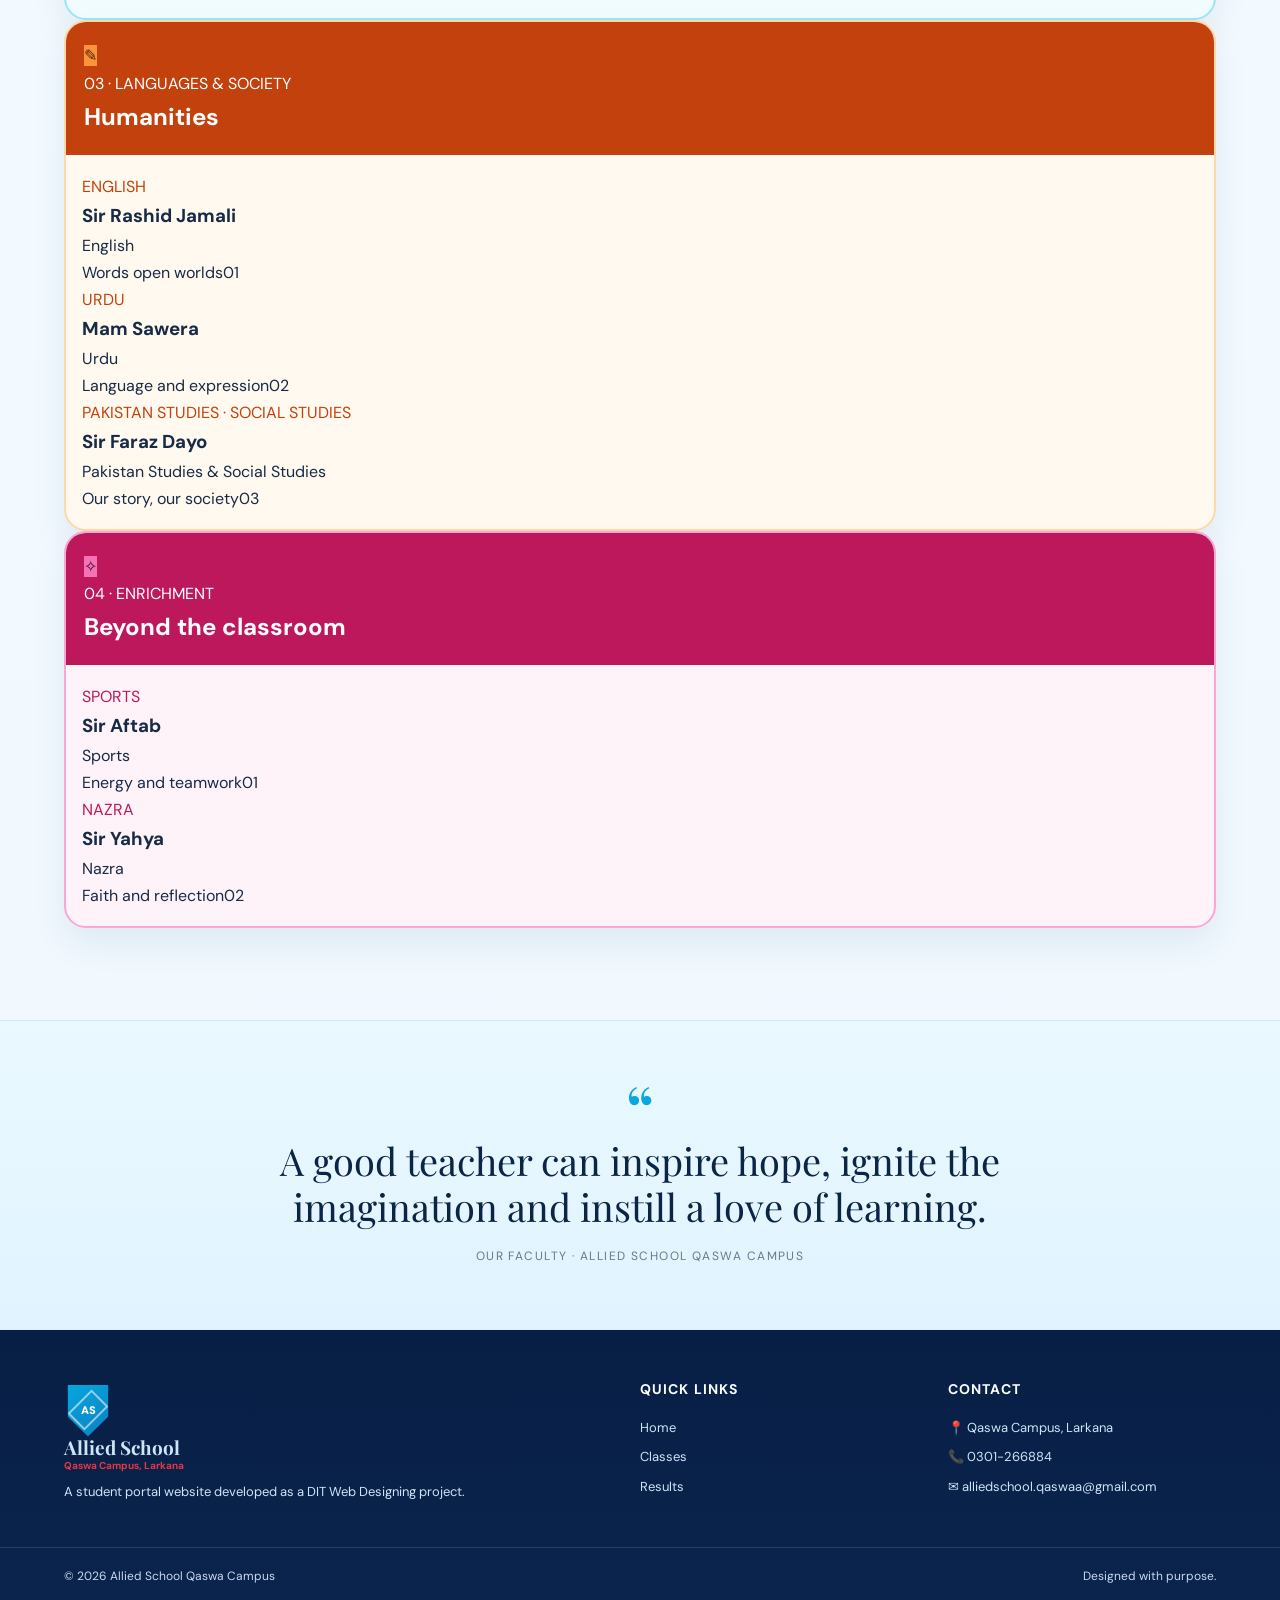
<file: teachers.html>
<!doctype html>
<html lang="en"><head><meta charset="UTF-8"><meta name="viewport" content="width=device-width,initial-scale=1"><meta name="description" content="Meet the teachers of Allied School Qaswa Campus"><title>Our Teachers | Allied School</title><link rel="stylesheet" href="style.css?v=7"><link rel="stylesheet" href="teacher-colors.css?v=7"></head>
<body><div class="topbar"><div class="wrap topbar-inner"><span>📍 Qaswa Campus, Larkana</span><span>📞 0301-266884 | ✉ alliedschool.qaswaa@gmail.com</span></div></div><header class="site-header"><nav class="nav wrap"><a class="brand" href="index.html"><span class="mini-logo"><span>AS</span></span><span><b>Allied School</b><small>Qaswa Campus, Larkana</small></span></a><button class="menu" aria-label="Toggle navigation">☰</button><ul class="nav-links"><li><a href="index.html">Home</a></li><li><a href="about.html">About</a></li><li><a href="courses.html">Classes</a></li><li><a href="registration.html">Registration</a></li><li><a href="results.html">Results</a></li><li><a class="active" href="teachers.html">Our Teachers</a></li><li><a href="contact.html">Contact</a></li></ul></nav></header><main><section class="page-hero teachers-hero"><div class="wrap reveal"><span class="eyebrow blue">OUR FACULTY · QASWA CAMPUS</span><h1>People who make<br><em>learning brighter.</em></h1><p>Meet the dedicated teachers guiding our students with knowledge, care and purpose.</p></div></section><section class="section teachers-section"><div class="wrap"><div class="faculty-intro reveal"><span class="faculty-symbol">✦</span><div><span class="eyebrow blue">A TEAM WITH PURPOSE</span><h2>Our teaching family</h2><p>Every subject has a mentor. Every student has someone to learn from.</p></div></div><div class="teacher-columns"><section class="teacher-column leadership reveal"><div class="column-heading"><span class="column-icon">♛</span><div><span>01 · LEADERSHIP</span><h2>School leadership</h2></div></div><article class="teacher-card principal-teacher"><div class="teacher-card-top"><span class="teacher-role">PRINCIPAL</span><span class="teacher-line"></span></div><h3>Abdul Hameed Sheikh</h3><p>Principal, Allied School Larkana</p><div class="teacher-footer"><span>Guidance &amp; vision</span><span>✦</span></div></article></section><section class="teacher-column stem reveal delay-1"><div class="column-heading"><span class="column-icon">◈</span><div><span>02 · CORE STUDIES</span><h2>Maths &amp; science</h2></div></div><article class="teacher-card"><div class="teacher-card-top"><span class="teacher-role">MATHEMATICS</span><span class="teacher-line"></span></div><h3>Sir Mashooque Ali</h3><p>Mathematics</p><div class="teacher-footer"><span>Numbers made clear</span><span>01</span></div></article><article class="teacher-card"><div class="teacher-card-top"><span class="teacher-role">PHYSICS · MATHEMATICS</span><span class="teacher-line"></span></div><h3>Sir Sattar Jokhiyo</h3><p>Physics &amp; Mathematics</p><div class="teacher-footer"><span>Curiosity in motion</span><span>02</span></div></article><article class="teacher-card"><div class="teacher-card-top"><span class="teacher-role">BIOLOGY</span><span class="teacher-line"></span></div><h3>Sir Ismail</h3><p>Biology</p><div class="teacher-footer"><span>Life through learning</span><span>03</span></div></article><article class="teacher-card"><div class="teacher-card-top"><span class="teacher-role">CHEMISTRY</span><span class="teacher-line"></span></div><h3>Mam Sobia</h3><p>Chemistry</p><div class="teacher-footer"><span>Discover and experiment</span><span>04</span></div></article></section><section class="teacher-column humanities reveal delay-2"><div class="column-heading"><span class="column-icon">✎</span><div><span>03 · LANGUAGES &amp; SOCIETY</span><h2>Humanities</h2></div></div><article class="teacher-card"><div class="teacher-card-top"><span class="teacher-role">ENGLISH</span><span class="teacher-line"></span></div><h3>Sir Rashid Jamali</h3><p>English</p><div class="teacher-footer"><span>Words open worlds</span><span>01</span></div></article><article class="teacher-card"><div class="teacher-card-top"><span class="teacher-role">URDU</span><span class="teacher-line"></span></div><h3>Mam Sawera</h3><p>Urdu</p><div class="teacher-footer"><span>Language and expression</span><span>02</span></div></article><article class="teacher-card"><div class="teacher-card-top"><span class="teacher-role">PAKISTAN STUDIES · SOCIAL STUDIES</span><span class="teacher-line"></span></div><h3>Sir Faraz Dayo</h3><p>Pakistan Studies &amp; Social Studies</p><div class="teacher-footer"><span>Our story, our society</span><span>03</span></div></article></section><section class="teacher-column enrichment reveal"><div class="column-heading"><span class="column-icon">✧</span><div><span>04 · ENRICHMENT</span><h2>Beyond the classroom</h2></div></div><article class="teacher-card"><div class="teacher-card-top"><span class="teacher-role">SPORTS</span><span class="teacher-line"></span></div><h3>Sir Aftab</h3><p>Sports</p><div class="teacher-footer"><span>Energy and teamwork</span><span>01</span></div></article><article class="teacher-card"><div class="teacher-card-top"><span class="teacher-role">NAZRA</span><span class="teacher-line"></span></div><h3>Sir Yahya</h3><p>Nazra</p><div class="teacher-footer"><span>Faith and reflection</span><span>02</span></div></article></section></div></div></section><section class="quote-band"><div class="wrap quote-inner reveal"><span class="quote-mark">“</span><p>A good teacher can inspire hope, ignite the imagination and instill a love of learning.</p><small>Our faculty · Allied School Qaswa Campus</small></div></section></main><footer><div class="wrap footer-grid"><div><a class="brand footer-brand" href="index.html"><span class="mini-logo"><span>AS</span></span><span><b>Allied School</b><small>Qaswa Campus, Larkana</small></span></a><p>A student portal website developed as a DIT Web Designing project.</p></div><div><h3>Quick links</h3><a href="index.html">Home</a><a href="courses.html">Classes</a><a href="results.html">Results</a></div><div><h3>Contact</h3><p>📍 Qaswa Campus, Larkana</p><p>📞 0301-266884</p><p>✉ alliedschool.qaswaa@gmail.com</p></div></div><div class="footer-bottom">© 2026 Allied School Qaswa Campus <span>Designed with purpose.</span></div></footer><script src="script.js?v=7"></script></body></html>
</file>
<file: style.css>
@import url('https://fonts.googleapis.com/css2?family=DM+Sans:wght@400;500;600;700&family=Playfair+Display:wght@600;700;800&display=swap');
:root{--navy:#0b2547;--navy2:#133b63;--blue:#06a8df;--sky:#eaf9ff;--ink:#172b45;--muted:#667a8d;--line:#dfeaf3;--red:#e83645;--green:#1bbf7a;--shadow:0 18px 35px rgba(10,54,94,.1);--strong:0 28px 60px rgba(8,42,74,.16)}
*{box-sizing:border-box;margin:0;padding:0}html{scroll-behavior:smooth}body{font-family:'DM Sans',Arial,sans-serif;color:var(--ink);background:linear-gradient(180deg,#f5fbff,#f0f8ff);line-height:1.7;overflow-x:hidden}a{text-decoration:none;color:inherit}button,input,select,textarea{font:inherit}.wrap{width:min(1180px,90%);margin:auto}.topbar{background:linear-gradient(90deg,var(--navy),var(--navy2));color:#eaf8ff;font-size:12px}.topbar-inner{display:flex;justify-content:space-between;gap:12px;padding:9px 0}.site-header{position:sticky;top:0;z-index:100;background:rgba(255,255,255,.94);backdrop-filter:blur(12px);border-bottom:1px solid var(--line);box-shadow:0 8px 24px #0c2f0c08}.nav{min-height:80px;display:flex;align-items:center;justify-content:space-between;gap:18px}.brand{display:flex;align-items:center;gap:12px;color:var(--navy)}.brand b{display:block;font:700 19px/1.1 'Playfair Display',serif}.brand small{display:block;font-size:10px;color:var(--red);font-weight:700}.mini-logo{width:48px;height:52px;display:grid;place-items:center;position:relative;color:#fff;background:linear-gradient(145deg,var(--blue),#0c7ec0);clip-path:polygon(8% 0,92% 0,92% 62%,50% 100%,8% 62%);box-shadow:0 14px 30px #06a8df47}.mini-logo:after{content:'';position:absolute;inset:8px 12px 10px;border:2px solid #ffffff8c;transform:rotate(45deg)}.mini-logo span{position:relative;z-index:1;font-size:11px;font-weight:900}.nav-links{display:flex;list-style:none;gap:4px}.nav-links a{display:block;padding:10px 13px;border-radius:10px;font-size:13px;font-weight:700;transition:.25s}.nav-links a:hover,.nav-links a.active{background:var(--sky);color:var(--blue)}.menu{display:none;background:none;border:0;font-size:26px;color:var(--navy)}
.hero{position:relative;min-height:720px;background:radial-gradient(circle at 30% 20%,#59d2ff6b,transparent 12%),linear-gradient(125deg,#07254d,#0d3d71 28%,#0d6ea8 60%,#1ac1ef);color:#fff;overflow:hidden}.hero:before{content:'';position:absolute;inset:0;background-image:linear-gradient(#ffffff12 1px,transparent 1px),linear-gradient(90deg,#ffffff12 1px,transparent 1px);background-size:44px 44px}.hero-glow{position:absolute;right:-120px;top:-140px;width:620px;height:620px;border-radius:50%;border:84px solid #ffffff0f}.hero-grid{position:relative;z-index:1;min-height:720px;display:grid;grid-template-columns:1.15fr .9fr;align-items:center;gap:30px}.eyebrow{display:inline-block;font-size:11px;letter-spacing:.2em;text-transform:uppercase;font-weight:800;color:#c4f5ff}.eyebrow.blue{color:#1ca4dd}.hero h1{font:700 clamp(52px,5vw,84px)/.96 'Playfair Display',serif;letter-spacing:-.03em;margin:22px 0 18px}.hero h1 em{color:#a7f0ff;font-style:normal}.hero-copy p{max-width:580px;color:#dff5ff;font-size:16px}.actions{display:flex;flex-wrap:wrap;gap:12px;margin-top:28px}.btn{display:inline-flex;align-items:center;justify-content:center;gap:10px;padding:14px 22px;border-radius:12px;font-size:13px;font-weight:800;transition:.25s;border:1px solid transparent}.btn:hover{transform:translateY(-3px)}.btn-primary{background:linear-gradient(#acfbff,#a9eaff);color:var(--navy);box-shadow:0 15px 30px #0b254738}.btn-ghost{border-color:#ffffff40;color:#fff}.hero-meta{display:flex;gap:28px;margin-top:36px;color:#d6f3ff;font-size:11px;text-transform:uppercase;letter-spacing:.12em}.hero-meta strong{display:block;color:#fff;font:22px 'Playfair Display',serif;letter-spacing:0;text-transform:none}.hero-mark{position:relative;display:grid;place-items:center;height:520px}.logo-card{position:relative;z-index:2;width:min(330px,70vw);aspect-ratio:.85;display:grid;place-items:center;background:#fffffff5;clip-path:polygon(6% 0,94% 0,94% 62%,50% 100%,6% 62%);box-shadow:0 35px 60px #0000002e;animation:float 5s ease-in-out infinite}.crest{width:82%;height:82%}.crest-shield{fill:#fff;stroke:#0a99d27a;stroke-width:4}.crest-title{font:700 26px 'Playfair Display';fill:#1a7ab7}.crest-ray{fill:none;stroke-linecap:round}.crest-ray.main{stroke:#f03c4b;stroke-width:7}.crest-ray.secondary{stroke:#143d77;stroke-width:7}.crest-small{font:800 9px 'DM Sans';letter-spacing:.12em;fill:#eb3a45}.orbit{position:absolute;border:1px solid #ffffff38;border-radius:50%;animation:spin 18s linear infinite}.orbit-one{width:430px;height:430px}.orbit-two{width:500px;height:500px;border-style:dashed;animation-direction:reverse;animation-duration:26s}.floating-chip{position:absolute;z-index:3;background:#ffffffe8;color:var(--navy);border-radius:999px;padding:9px 16px;font-size:11px;font-weight:800;box-shadow:0 15px 25px #09192624;animation:floatChip 5s ease-in-out infinite}.chip-one{right:15px;top:24%}.chip-two{left:18px;bottom:18%;animation-delay:1.5s}.announcement{padding:26px 0 0}.announcement-box{display:flex;align-items:center;gap:18px;background:#ffffffd1;border:1px solid #114a7514;border-left:4px solid var(--red);border-radius:16px;padding:18px 22px;box-shadow:var(--shadow)}.notice-icon{display:grid;place-items:center;width:38px;height:38px;color:var(--red);font-size:22px;background:#e8364512;border-radius:10px}.announcement-box b{font-size:13px;color:var(--navy)}.announcement-box p{color:var(--muted);font-size:13px;margin-top:6px}.pulse-dot{margin-left:auto;width:12px;height:12px;border-radius:50%;background:var(--green);box-shadow:0 0 0 8px #1bbf7a24;animation:pulse 2s infinite}.section{padding:92px 0}.section-head{text-align:center;max-width:680px;margin:0 auto 42px}.section-head h2{font:700 clamp(34px,4vw,46px)/1.08 'Playfair Display';color:var(--navy);margin:10px 0 12px}.section-head p{color:var(--muted)}.feature-grid{display:grid;grid-template-columns:repeat(3,minmax(0,1fr));gap:18px}.feature{position:relative;overflow:hidden;background:#ffffffe0;border:1px solid var(--line);border-radius:18px;padding:26px 22px 20px;box-shadow:var(--shadow);transition:.28s}.feature:hover{transform:translateY(-8px);box-shadow:var(--strong);border-color:#01b0e159}.feature-number{position:absolute;right:18px;top:16px;font-size:11px;font-weight:800;color:#0b254756}.feature .icon{display:grid;place-items:center;width:52px;height:52px;border-radius:14px;background:linear-gradient(135deg,var(--sky),#d8f3ff);color:var(--blue);font-size:22px;margin-bottom:16px}.feature h3{color:var(--navy);font-size:19px;margin-bottom:8px}.feature p{color:var(--muted);font-size:14px;margin-bottom:14px}.arrow{color:#0d83be;font-size:12px;font-weight:800}.quote-band{background:linear-gradient(#eaf9ff,#e0f3ff);padding:60px 0;border-block:1px solid #0b25470f}.quote-inner{text-align:center;max-width:780px}.quote-mark{display:block;color:var(--blue);font:72px/0.8 'Playfair Display'}.quote-inner p{font:clamp(26px,4vw,38px)/1.2 'Playfair Display';color:var(--navy);margin-bottom:12px}.quote-inner small{color:var(--muted);font-size:12px;letter-spacing:.12em;text-transform:uppercase}footer{background:linear-gradient(#081f45,#0a244d);color:#c9dbef;padding-top:48px}.footer-grid{display:grid;grid-template-columns:2fr 1fr 1fr;gap:40px;padding-bottom:36px}.footer-grid h3{color:#fff;font-size:14px;text-transform:uppercase;letter-spacing:.08em;margin-bottom:16px}.footer-grid p,.footer-grid a{color:#cfe4f5;font-size:13px;margin:7px 0;display:block}.footer-grid a:hover{color:#8fe9ff}.footer-bottom{border-top:1px solid #ffffff1f;padding:18px 5%;display:flex;justify-content:space-between;font-size:12px}.progress{position:fixed;left:0;top:0;height:3px;background:linear-gradient(90deg,#a9f0ff,var(--blue));z-index:200;width:0}.reveal{opacity:0;transform:translateY(18px);transition:opacity .7s,transform .7s}.reveal.visible{opacity:1;transform:none}.delay-1{transition-delay:.1s}.delay-2{transition-delay:.2s}
.page-hero{padding:90px 0 74px;background:linear-gradient(#edf9ff,#fff);border-bottom:1px solid #0b254714}.page-hero h1{font:700 clamp(42px,6vw,68px)/1 'Playfair Display';color:var(--navy);margin:16px 0 8px}.page-hero p{color:var(--muted)}.page-hero h1 em{color:var(--blue);font-style:normal}.about-grid{display:grid;grid-template-columns:1.2fr 1fr;gap:20px}.info-card,.form-card,.contact-card{background:#ffffffe6;border:1px solid var(--line);border-radius:18px;padding:30px;box-shadow:var(--shadow)}.info-card h2,.form-card h2,.contact-card h3,.principal-card h2{font-family:'Playfair Display';color:var(--navy);margin:12px 0 8px}.info-card p,.contact-card p,.principal-card p,.form-note,.result-note{color:var(--muted)}.check-list{list-style:none;color:var(--muted);margin-top:15px}.check-list li{padding:9px 0;border-bottom:1px solid var(--line)}.check-list li:before{content:'✓';color:var(--blue);font-weight:900;margin-right:10px}.pale{background:linear-gradient(#f0faff,#edf7ff)}.principal-card{display:flex;align-items:center;gap:22px;background:#ffffffe6;border:1px solid var(--line);border-radius:18px;padding:30px;box-shadow:var(--shadow)}.principal-avatar{width:92px;height:92px;display:grid;place-items:center;border-radius:50%;background:linear-gradient(145deg,var(--blue),var(--navy));color:#fff;font-weight:900;font-size:24px}.class-grid{display:grid;grid-template-columns:repeat(4,minmax(0,1fr));gap:18px}.class-card{background:#ffffffe6;border:1px solid var(--line);border-radius:18px;padding:26px 20px;box-shadow:var(--shadow);transition:.25s}.class-card:hover,.contact-card:hover{transform:translateY(-8px);box-shadow:var(--strong)}.class-card b{display:block;font:36px 'Playfair Display';color:#9fdaf1}.class-card h3{color:var(--navy);margin:10px 0 8px}.class-card p{color:var(--muted);font-size:13px}.class-card.special{background:linear-gradient(#0b2547,#12396a)}.class-card.special h3,.class-card.special p,.class-card.special b{color:#fff}.form-card{max-width:920px;margin:auto}.form-grid{display:grid;grid-template-columns:repeat(2,minmax(0,1fr));gap:18px}.form-grid label{display:block;font-size:12px;font-weight:800;color:var(--navy)}.form-grid input,.form-grid select,.form-grid textarea{width:100%;margin-top:7px;display:block;border:1px solid var(--line);border-radius:10px;background:#fbfeff;padding:13px 14px;color:var(--ink)}.form-grid input:focus,.form-grid select:focus,.form-grid textarea:focus{outline:0;border-color:#06a8df8c;box-shadow:0 0 0 4px #06a8df1c}.form-grid textarea{min-height:120px;resize:vertical}.form-grid .full{grid-column:1/-1}.form-grid button{border:0;cursor:pointer}.form-note{background:#06a8df0d;border:1px solid #06a8df1a;border-radius:10px;padding:14px 16px;margin-top:20px;font-size:13px}.result-note{background:#ffffffe6;border-left:4px solid var(--red);border-radius:12px;padding:18px 20px;margin-bottom:24px;box-shadow:var(--shadow)}.table-wrap{overflow-x:auto;background:#ffffffe6;border:1px solid var(--line);border-radius:18px;box-shadow:var(--shadow)}table{width:100%;min-width:700px;border-collapse:collapse}th{text-align:left;background:linear-gradient(var(--navy),var(--navy2));color:#fff;padding:14px 16px;font-size:12px;text-transform:uppercase}td{padding:14px 16px;border-bottom:1px solid var(--line);color:var(--muted);font-size:13px}.grade{display:inline-flex;padding:6px 8px;border-radius:8px;background:#06a8df14;color:#0a8ec6;font-weight:800}.pass{color:var(--green);font-weight:800}.contact-grid{display:grid;grid-template-columns:repeat(3,minmax(0,1fr));gap:18px}.contact-card{text-align:center}.contact-card .icon{display:grid;place-items:center;width:52px;height:52px;border-radius:14px;background:linear-gradient(135deg,var(--sky),#d8f3ff);color:var(--blue);font-size:22px;margin:0 auto 12px}.social{text-align:center}.social .btn{margin:5px}
.teacher-grid{display:grid;grid-template-columns:repeat(3,minmax(0,1fr));gap:18px}.teacher{background:#fff;border:1px solid var(--line);border-radius:18px;padding:24px;box-shadow:var(--shadow)}.teacher b{display:grid;place-items:center;width:52px;height:52px;border-radius:50%;background:var(--navy);color:#fff;font-size:15px}.teacher h3{font:700 20px 'Playfair Display';color:var(--navy);margin:14px 0 5px}.teacher p{color:var(--muted);font-size:13px}
@keyframes float{50%{transform:translateY(-12px)}}@keyframes floatChip{50%{transform:translateY(-10px)}}@keyframes spin{to{transform:rotate(360deg)}}@keyframes pulse{70%{box-shadow:0 0 0 12px transparent}}
@media(max-width:1000px){.teacher-columns{grid-template-columns:repeat(2,minmax(0,1fr))}}@media(max-width:900px){.feature-grid{grid-template-columns:repeat(2,minmax(0,1fr))}.class-grid,.teacher-grid{grid-template-columns:repeat(2,minmax(0,1fr))}.contact-grid,.about-grid{grid-template-columns:1fr}.footer-grid{grid-template-columns:1fr 1fr}}@media(max-width:760px){.topbar-inner{flex-direction:column;text-align:center}.menu{display:block}.nav-links{display:none;position:absolute;left:0;right:0;top:80px;background:#fffffff8;padding:14px 5%;gap:8px;flex-direction:column;box-shadow:var(--shadow)}.nav-links.open{display:flex}.hero-grid{grid-template-columns:1fr;padding:70px 0 80px}.hero{min-height:auto}.hero-mark{height:390px}.feature-grid,.class-grid,.teacher-grid,.form-grid{grid-template-columns:1fr}.form-grid .full{grid-column:auto}.footer-grid{grid-template-columns:1fr}.footer-bottom{display:block}}@media(max-width:600px){.teacher-columns{grid-template-columns:1fr}.faculty-intro{display:block}.faculty-symbol{margin:0 auto 15px}.column-heading{min-height:auto}}@media(max-width:520px){.hero h1{font-size:52px}.chip-one,.chip-two{display:none}.principal-card{flex-direction:column;align-items:flex-start}}
</file>
<file: teacher-colors.css>
/* Strong subject colors only for the Teachers page */
.teachers-section .teacher-columns{gap:24px;align-items:stretch}
.teachers-section .teacher-column{padding:0 14px 16px;border-radius:22px;overflow:hidden;background:#fff;border:2px solid #d9e6ef;box-shadow:0 16px 34px rgba(10,54,94,.08)}
.teachers-section .teacher-column .column-heading{margin:0 -14px 18px;padding:20px 18px 17px;border:0;min-height:120px}
.teachers-section .teacher-column .column-icon{box-shadow:none}
.teachers-section .teacher-column .teacher-card{margin-left:2px;margin-right:2px}
.teachers-section .teacher-column .teacher-card:before{width:5px}
.teachers-section .leadership{border-color:#c4b5fd;background:#faf7ff}.teachers-section .leadership .column-heading{background:#6d28d9}.teachers-section .leadership .column-heading h2,.teachers-section .leadership .column-heading span:not(.column-icon){color:#fff}.teachers-section .leadership .column-icon{background:#a78bfa;color:#fff}.teachers-section .leadership .teacher-card:before{background:#7c3aed}.teachers-section .leadership .teacher-role{color:#6d28d9}
.teachers-section .stem{border-color:#99e6f3;background:#f1fcff}.teachers-section .stem .column-heading{background:#087f9b}.teachers-section .stem .column-heading h2,.teachers-section .stem .column-heading span:not(.column-icon){color:#fff}.teachers-section .stem .column-icon{background:#22d3ee;color:#063b4b}.teachers-section .stem .teacher-card:before{background:#0891b2}.teachers-section .stem .teacher-role{color:#087f9b}
.teachers-section .humanities{border-color:#fed7aa;background:#fff9f0}.teachers-section .humanities .column-heading{background:#c2410c}.teachers-section .humanities .column-heading h2,.teachers-section .humanities .column-heading span:not(.column-icon){color:#fff}.teachers-section .humanities .column-icon{background:#fb923c;color:#572006}.teachers-section .humanities .teacher-card:before{background:#ea580c}.teachers-section .humanities .teacher-role{color:#c2410c}
.teachers-section .enrichment{border-color:#f9a8d4;background:#fff3fa}.teachers-section .enrichment .column-heading{background:#be185d}.teachers-section .enrichment .column-heading h2,.teachers-section .enrichment .column-heading span:not(.column-icon){color:#fff}.teachers-section .enrichment .column-icon{background:#f472b6;color:#500724}.teachers-section .enrichment .teacher-card:before{background:#db2777}.teachers-section .enrichment .teacher-role{color:#be185d}
@media(max-width:1000px){.teachers-section .teacher-columns{grid-template-columns:repeat(2,minmax(0,1fr))}}@media(max-width:600px){.teachers-section .teacher-columns{grid-template-columns:1fr}.teachers-section .teacher-column .column-heading{min-height:100px}}
</file>
